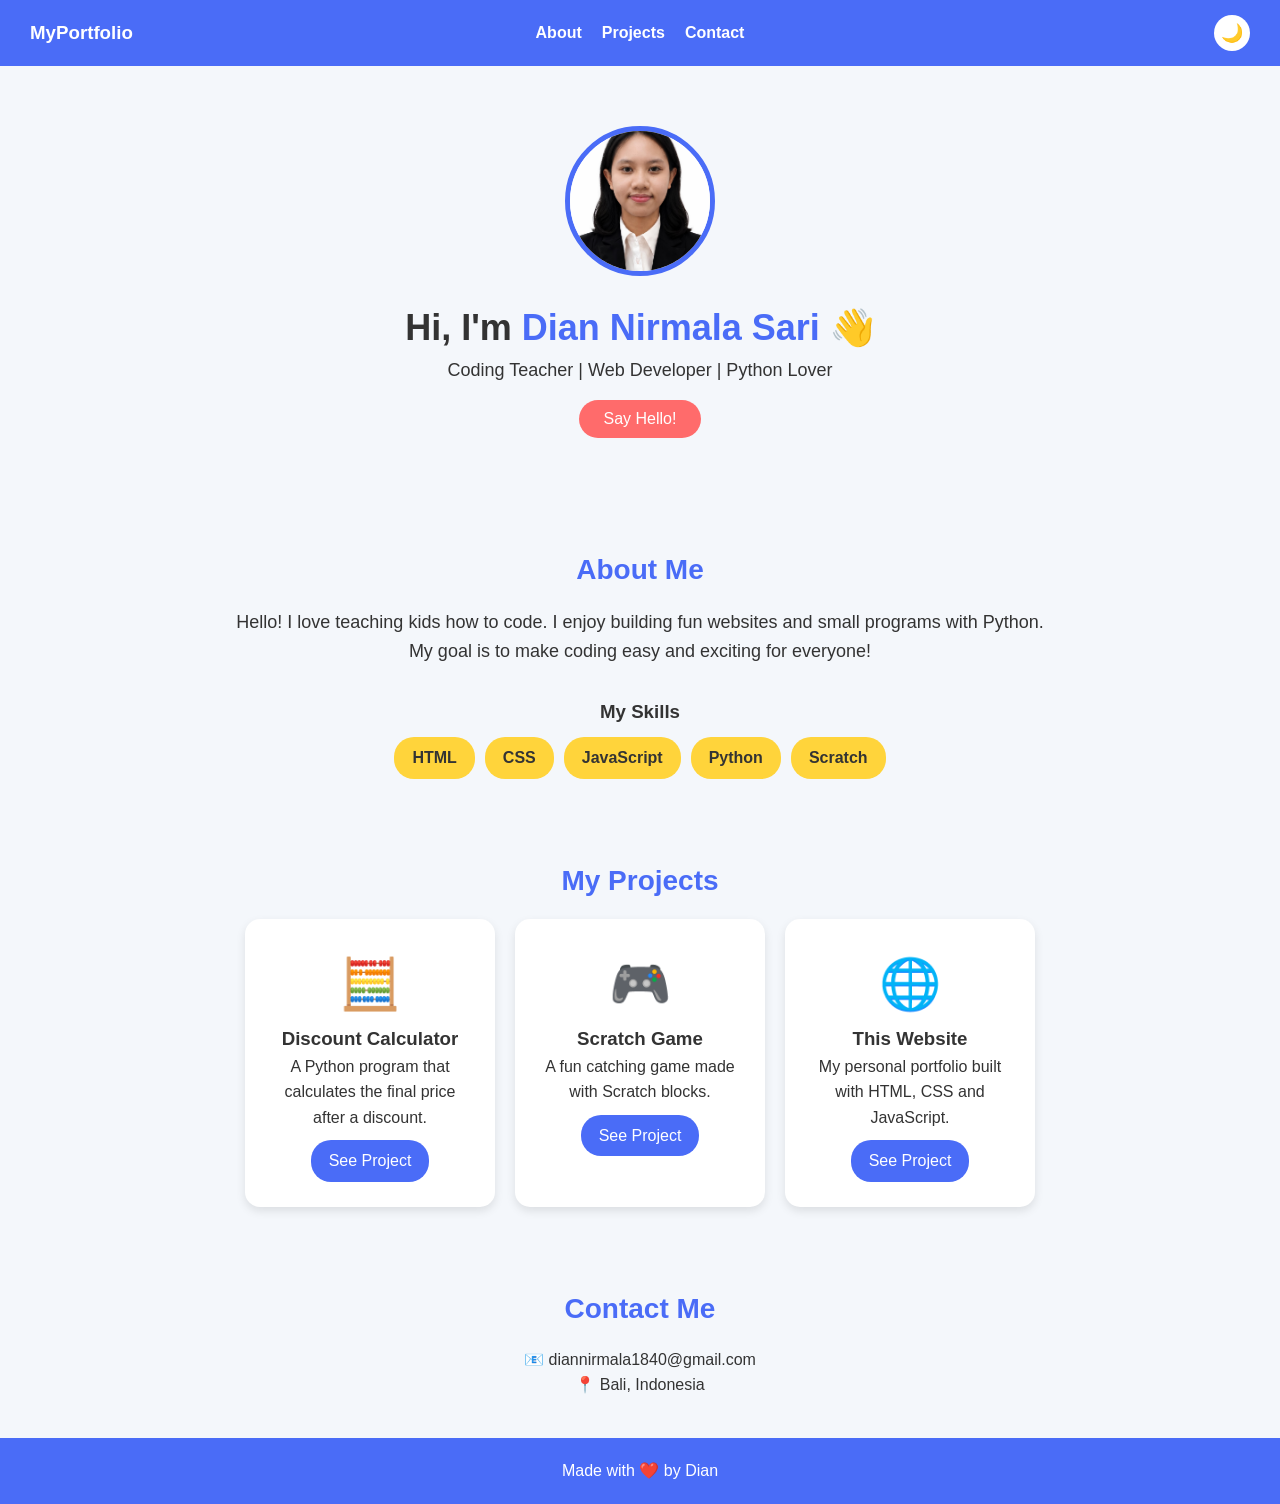
<file: index.html>
<!DOCTYPE html>
<html lang="en">
<head>
  <meta charset="UTF-8">
  <meta name="viewport" content="width=device-width, initial-scale=1.0">
  <title>Portfolio - Dian Nirmala Sari</title>
  <link rel="stylesheet" href="style.css">
</head>
<body>

  <!-- ===== NAVIGATION BAR ===== -->
  <nav>
    <h3 class="logo">MyPortfolio</h2>
    <ul>
      <li><a href="#about">About</a></li>
      <li><a href="#projects">Projects</a></li>
      <li><a href="#contact">Contact</a></li>
    </ul>
    <button id="themeBtn">🌙</button>
  </nav>

  <!-- ===== HOME / HERO ===== -->
  <header id="home">
    <img src="me.jpg" alt="My photo" class="profile-pic">
    <h1>Hi, I'm <span class="highlight">Dian Nirmala Sari</span> 👋</h1>
    <p>Coding Teacher | Web Developer | Python Lover</p>
    <button id="helloBtn">Say Hello!</button>
    <p id="helloText"></p>
  </header>

  <!-- ===== ABOUT ME ===== -->
  <section id="about">
    <h2>About Me</h2>
    <p>
      Hello! I love teaching kids how to code. I enjoy building fun
      websites and small programs with Python. 
      <br>
      My goal is to make coding
      easy and exciting for everyone!
    </p>

    <h3>My Skills</h3>
    <div class="skills">
      <span>HTML</span>
      <span>CSS</span>
      <span>JavaScript</span>
      <span>Python</span>
      <span>Scratch</span>
    </div>
  </section>

  <!-- ===== MY PROJECTS ===== -->
  <section id="projects">
    <h2>My Projects</h2>
    <div class="cards">

      <div class="card">
        <div class="card-icon">🧮</div>
        <h3>Discount Calculator</h3>
        <p>A Python program that calculates the final price after a discount.</p>
        <a href="#" target="_blank">See Project</a>
      </div>

      <div class="card">
        <div class="card-icon">🎮</div>
        <h3>Scratch Game</h3>
        <p>A fun catching game made with Scratch blocks.</p>
        <a href="#" target="_blank">See Project</a>
      </div>

      <div class="card">
        <div class="card-icon">🌐</div>
        <h3>This Website</h3>
        <p>My personal portfolio built with HTML, CSS and JavaScript.</p>
        <a href="#home">See Project</a>
      </div>

    </div>
  </section>

  <!-- ===== CONTACT ===== -->
  <section id="contact">
    <h2>Contact Me</h2>
    <p>📧 diannirmala1840@gmail.com</p>
    <p>📍 Bali, Indonesia</p>
  </section>

  <!-- ===== FOOTER ===== -->
  <footer>
    <p>Made with ❤️ by Dian</p>
  </footer>

  <script src="script.js"></script>
</body>
</html>
</file>
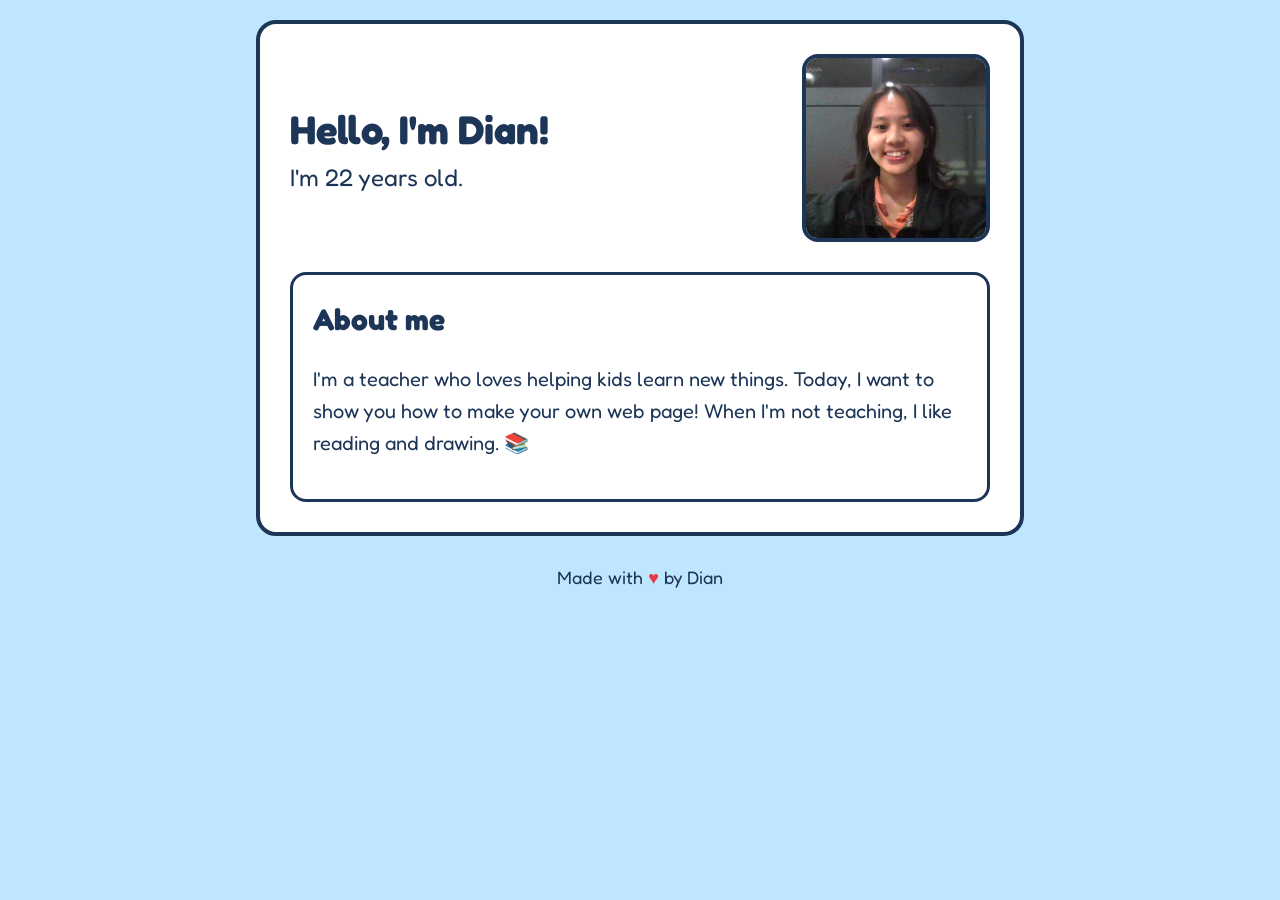
<file: index2.html>
<!doctype html>
<html lang="en">
  <head>
    <meta charset="UTF-8" />
    <meta name="viewport" content="width=device-width, initial-scale=1.0" />
    <title>My Personal Web</title>
    <link
      href="https://fonts.googleapis.com/css2?family=Fredoka:wght@400;600&display=swap"
      rel="stylesheet"
    />

    <style>
      /* ===== COLORS (change these to your favorite colors!) ===== */
      :root {
        --bg: #bfe6ff; /* sky blue */
        --paper: #ffffff; /* card */
        --text: #1d3557; /* dark blue */
        --sun: #ffd93d; /* yellow */
        --line: #1d3557; /* border color */
      }
      @media (prefers-color-scheme: dark) {
        :root {
          color-scheme: dark;
          --bg: #14213d;
          --paper: #1f2f52;
          --text: #f1f5ff;
          --sun: #e9b800;
          --line: #f1f5ff;
        }
      }

      body {
        margin: 0;
        padding: 20px;
        background: var(--bg);
        color: var(--text);
        font-family: "Fredoka", "Comic Sans MS", sans-serif;
      }

      /* The big box */
      .page {
        max-width: 700px;
        margin: 0 auto;
        background: var(--paper);
        border: 4px solid var(--line);
        border-radius: 20px;
        padding: 30px;
      }

      /* Top part: hello text + picture side by side */
      .top {
        display: flex;
        align-items: center;
        justify-content: space-between;
        gap: 20px;
        flex-wrap: wrap;
      }
      h1 {
        font-size: 40px;
        margin: 0 0 10px;
      }
      .age {
        font-size: 24px;
        margin: 0;
      }

      /* Picture frame */
      .photo {
        width: 180px;
        height: 180px;
        border: 4px solid var(--line);
        border-radius: 16px;
        background: var(--sun);
        display: flex;
        align-items: center;
        justify-content: center;
        font-size: 80px;
        overflow: hidden;
      }
      .photo img {
        width: 100%;
        height: 100%;
        object-fit: cover;
      }

      /* Short intro box */
      .intro {
        margin-top: 30px;
        border: 3px solid var(--line);
        border-radius: 16px;
        padding: 20px;
        font-size: 20px;
        line-height: 1.6;
      }
      .intro h2 {
        margin: 0 0 8px;
      }

      /* Footer */
      footer {
        text-align: center;
        margin-top: 30px;
        font-size: 18px;
      }
      .heart {
        color: #e63946;
      }
    </style>
  </head>
  <body>
    <div class="page">
      <!-- TOP: Hello + picture -->
      <div class="top">
        <div>
          <h1>Hello, I'm Dian!</h1>
          <!-- change to your name -->
          <p class="age">I'm 22 years old.</p>
          <!-- change to your age -->
        </div>

        <div class="photo">
          <img src="WIN_20260603_19_11_47_Pro.jpg" alt="Photo of Ms. Dian" />
        </div>
      </div>

      <!-- SHORT INTRO -->
      <div class="intro">
        <h2>About me</h2>
        <p>
          I'm a teacher who loves helping kids learn new things. Today, I want
          to show you how to make your own web page! When I'm not teaching, I
          like reading and drawing. 📚
        </p>
      </div>
    </div>

    <!-- FOOTER -->
    <footer>Made with <span class="heart">♥</span> by Dian</footer>
  </body>
</html>
</file>
<file: style.css>
/* ===== BASIC SETUP ===== */
* {
  margin: 0;
  padding: 0;
  box-sizing: border-box;
}

body {
  font-family: "Segoe UI", Arial, sans-serif;
  background-color: #f4f7fb;
  color: #333;
  line-height: 1.6;
}

/* ===== NAVIGATION ===== */
nav {
  display: grid;
  grid-template-columns: 1fr auto 1fr;
  align-items: center;
  padding: 15px 30px;
  background-color: #4a6cf7;
  position: sticky;
  top: 0;
  z-index: 1000;
}

.logo {
  color: white;
}

nav ul {
  display: flex;
  list-style: none;
  gap: 20px;
}

nav a {
  color: white;
  text-decoration: none;
  font-weight: bold;
}

nav a:hover {
  color: #ffd43b;
}

#themeBtn {
  justify-self: end;
  background: white;
  border: none;
  border-radius: 50%;
  width: 36px;
  height: 36px;
  font-size: 18px;
  cursor: pointer;
}

/* ===== HERO ===== */
header {
  text-align: center;
  padding: 60px 20px;
}

.profile-pic {
  width: 150px;
  height: 150px;
  border-radius: 50%;
  object-fit: cover;
  border: 5px solid #4a6cf7;
  background-color: #dde3ff;
}

header h1 {
  font-size: 36px;
  margin-top: 15px;
}

header p {
  font-size: 18px;
}

.highlight {
  color: #4a6cf7;
}

#helloBtn {
  margin-top: 15px;
  padding: 10px 25px;
  font-size: 16px;
  background-color: #ff6b6b;
  color: white;
  border: none;
  border-radius: 25px;
  cursor: pointer;
}

#helloBtn:hover {
  background-color: #e05555;
}

#helloText {
  margin-top: 10px;
  font-size: 18px;
  font-weight: bold;
  color: #ff6b6b;
}

/* ===== SECTIONS ===== */
section {
  max-width: 900px;
  margin: 0 auto;
  padding: 40px 20px;
  text-align: center;
}

section h2 {
  font-size: 28px;
  color: #4a6cf7;
  margin-bottom: 15px;
}

#about p {
  font-size: 18px;
  margin-bottom: 32px;
}

/* ===== SKILLS ===== */
.skills {
  display: flex;
  flex-wrap: wrap;
  justify-content: center;
  gap: 10px;
  margin-top: 10px;
}

.skills span {
  background-color: #ffd43b;
  padding: 8px 18px;
  border-radius: 20px;
  font-weight: bold;
}

/* ===== PROJECT CARDS ===== */
.cards {
  display: flex;
  flex-wrap: wrap;
  justify-content: center;
  gap: 20px;
}

.card {
  background-color: white;
  width: 250px;
  padding: 25px;
  border-radius: 15px;
  box-shadow: 0 4px 10px rgba(0, 0, 0, 0.1);
  transition: transform 0.3s;
}

.card:hover {
  transform: translateY(-8px);
}

.card-icon {
  font-size: 50px;
}

.card a {
  display: inline-block;
  margin-top: 10px;
  padding: 8px 18px;
  background-color: #4a6cf7;
  color: white;
  text-decoration: none;
  border-radius: 20px;
}

/* ===== FOOTER ===== */
footer {
  text-align: center;
  padding: 20px;
  background-color: #4a6cf7;
  color: white;
}

/* ===== DARK MODE ===== */
body.dark {
  background-color: #1e1e2f;
  color: #eee;
}

body.dark .card {
  background-color: #2c2c44;
}

/* ===== SMALL SCREENS ===== */
@media (max-width: 600px) {
  nav {
    grid-template-columns: 1fr;
    justify-items: center;
    gap: 10px;
  }
  #themeBtn {
    justify-self: center;
  }
  header h1 {
    font-size: 26px;
  }
}
</file>
